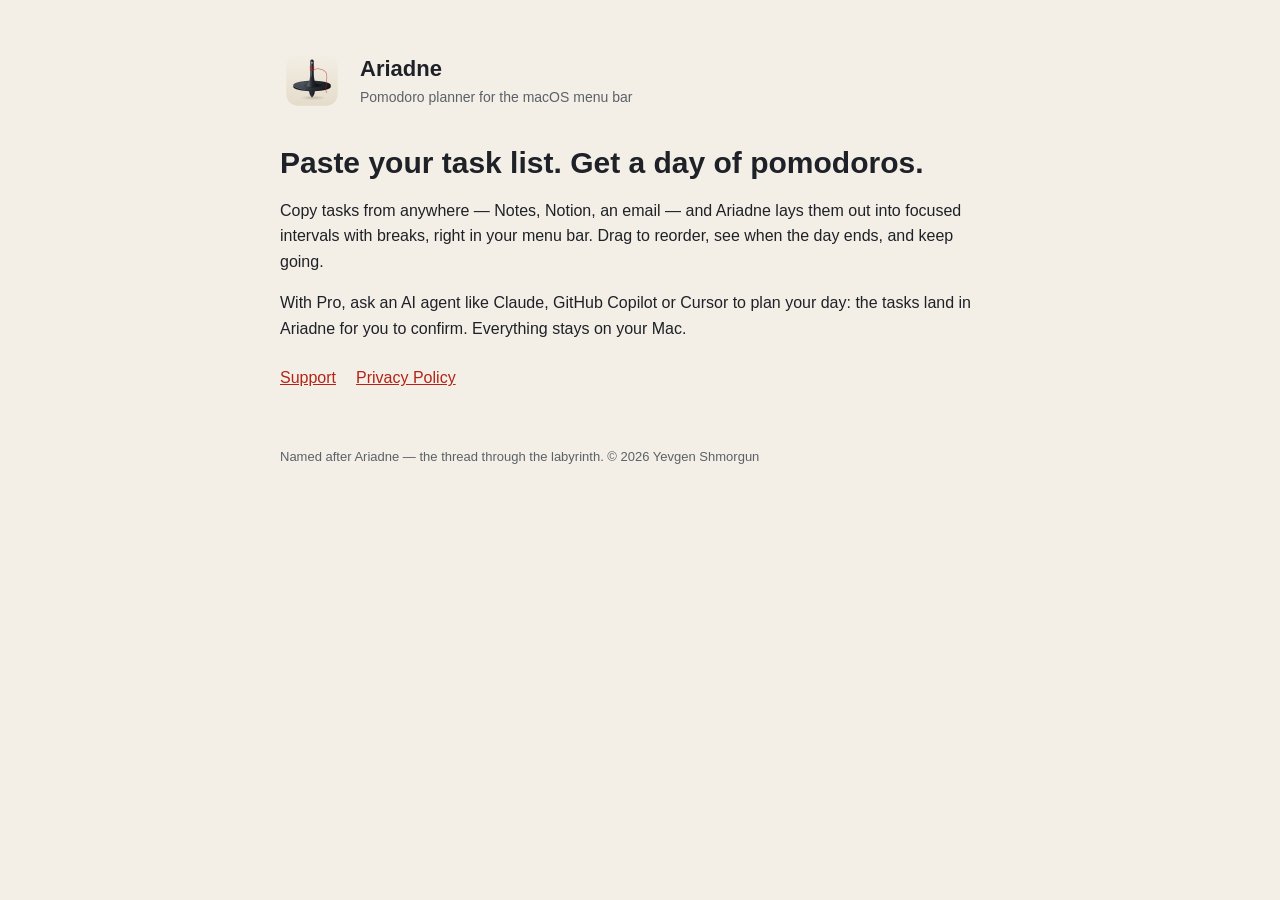
<file: index.html>
<!doctype html>
<html lang="en">
<head>
<meta charset="utf-8">
<meta name="viewport" content="width=device-width, initial-scale=1">
<title>Ariadne — Pomodoro Planner</title>
<meta name="description" content="Paste your task list, get a day of pomodoros. A menu bar Pomodoro planner for macOS.">
<link rel="icon" href="icon.png">
<link rel="stylesheet" href="style.css">
</head>
<body>
<main>
<header>
  <img src="icon.png" alt="">
  <div>
    <p class="name">Ariadne</p>
    <p class="tag">Pomodoro planner for the macOS menu bar</p>
  </div>
</header>

<h1>Paste your task list. Get a day of pomodoros.</h1>
<p>Copy tasks from anywhere — Notes, Notion, an email — and Ariadne lays them out into focused intervals with breaks, right in your menu bar. Drag to reorder, see when the day ends, and keep going.</p>
<p>With Pro, ask an AI agent like Claude, GitHub Copilot or Cursor to plan your day: the tasks land in Ariadne for you to confirm. Everything stays on your Mac.</p>

<div class="links">
  <a href="support.html">Support</a>
  <a href="privacy.html">Privacy Policy</a>
</div>

<footer>Named after Ariadne — the thread through the labyrinth. © 2026 Yevgen Shmorgun</footer>
</main>
</body>
</html>
</file>
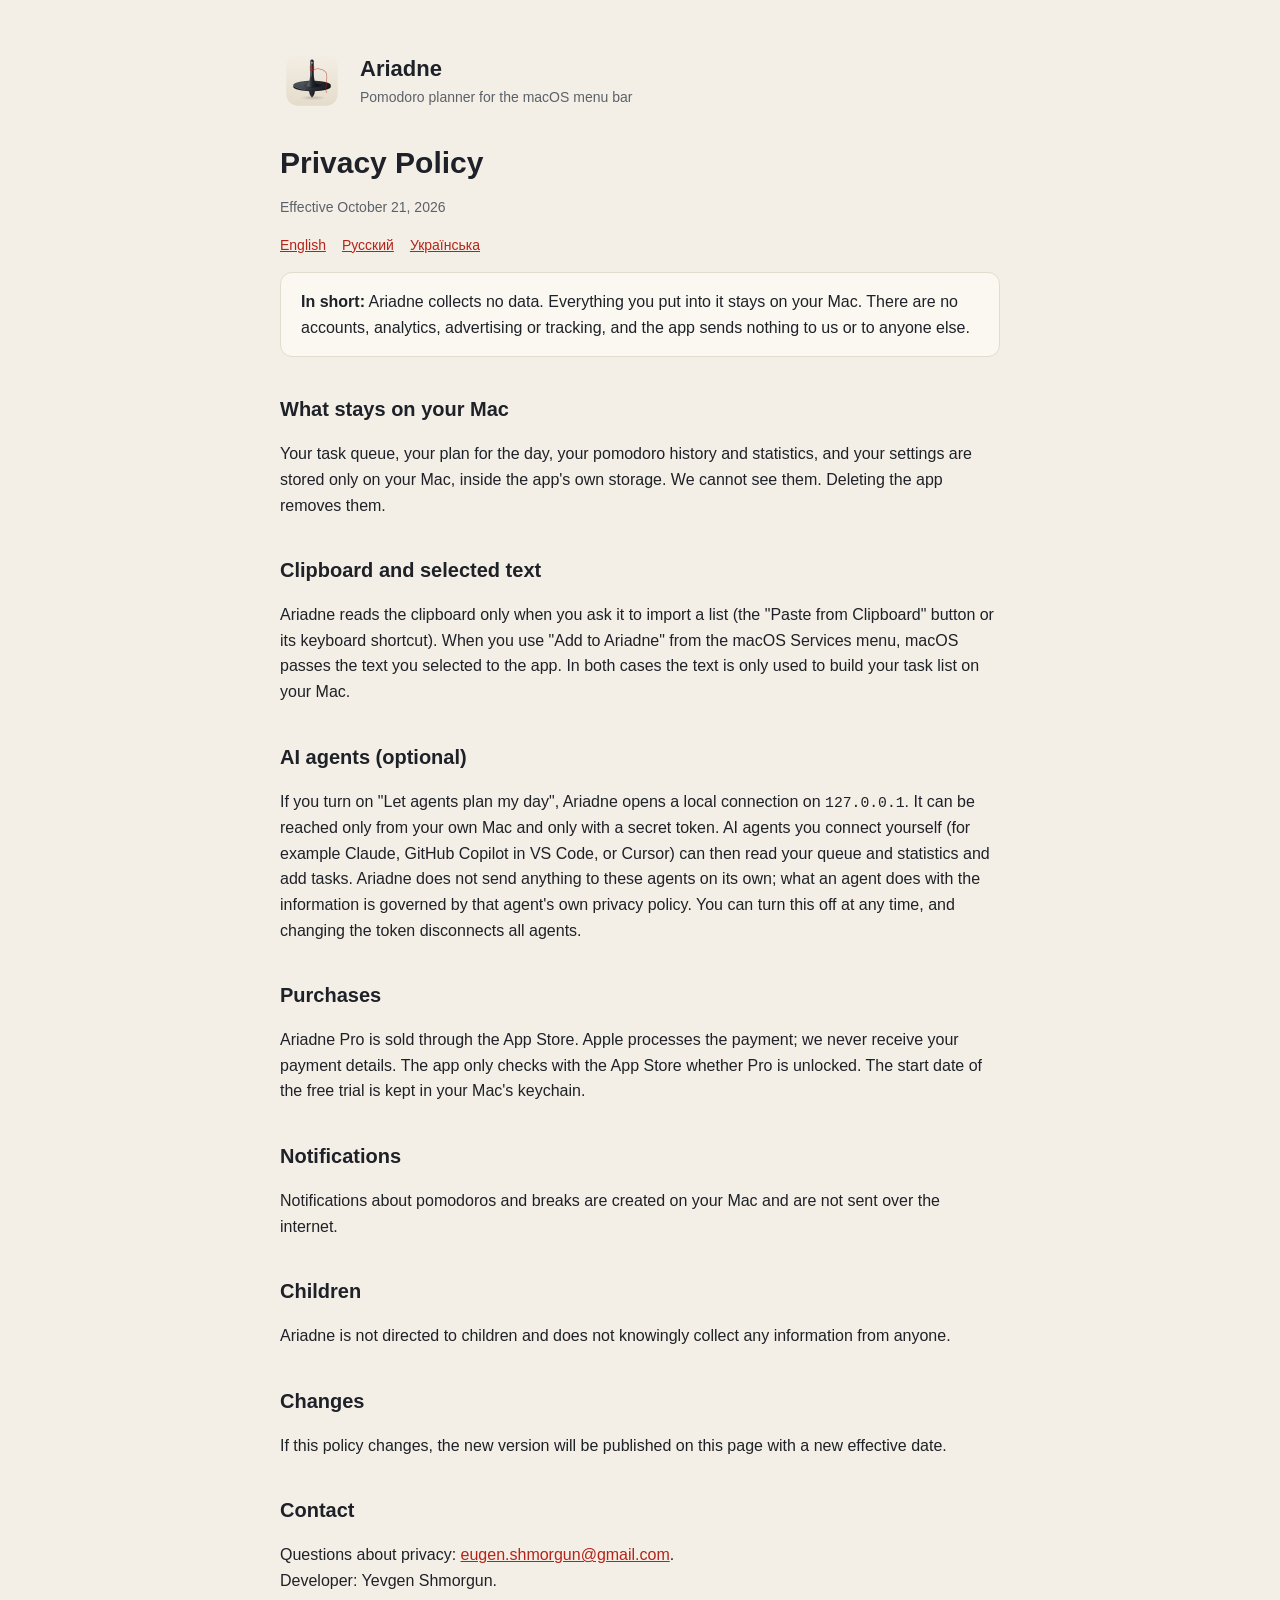
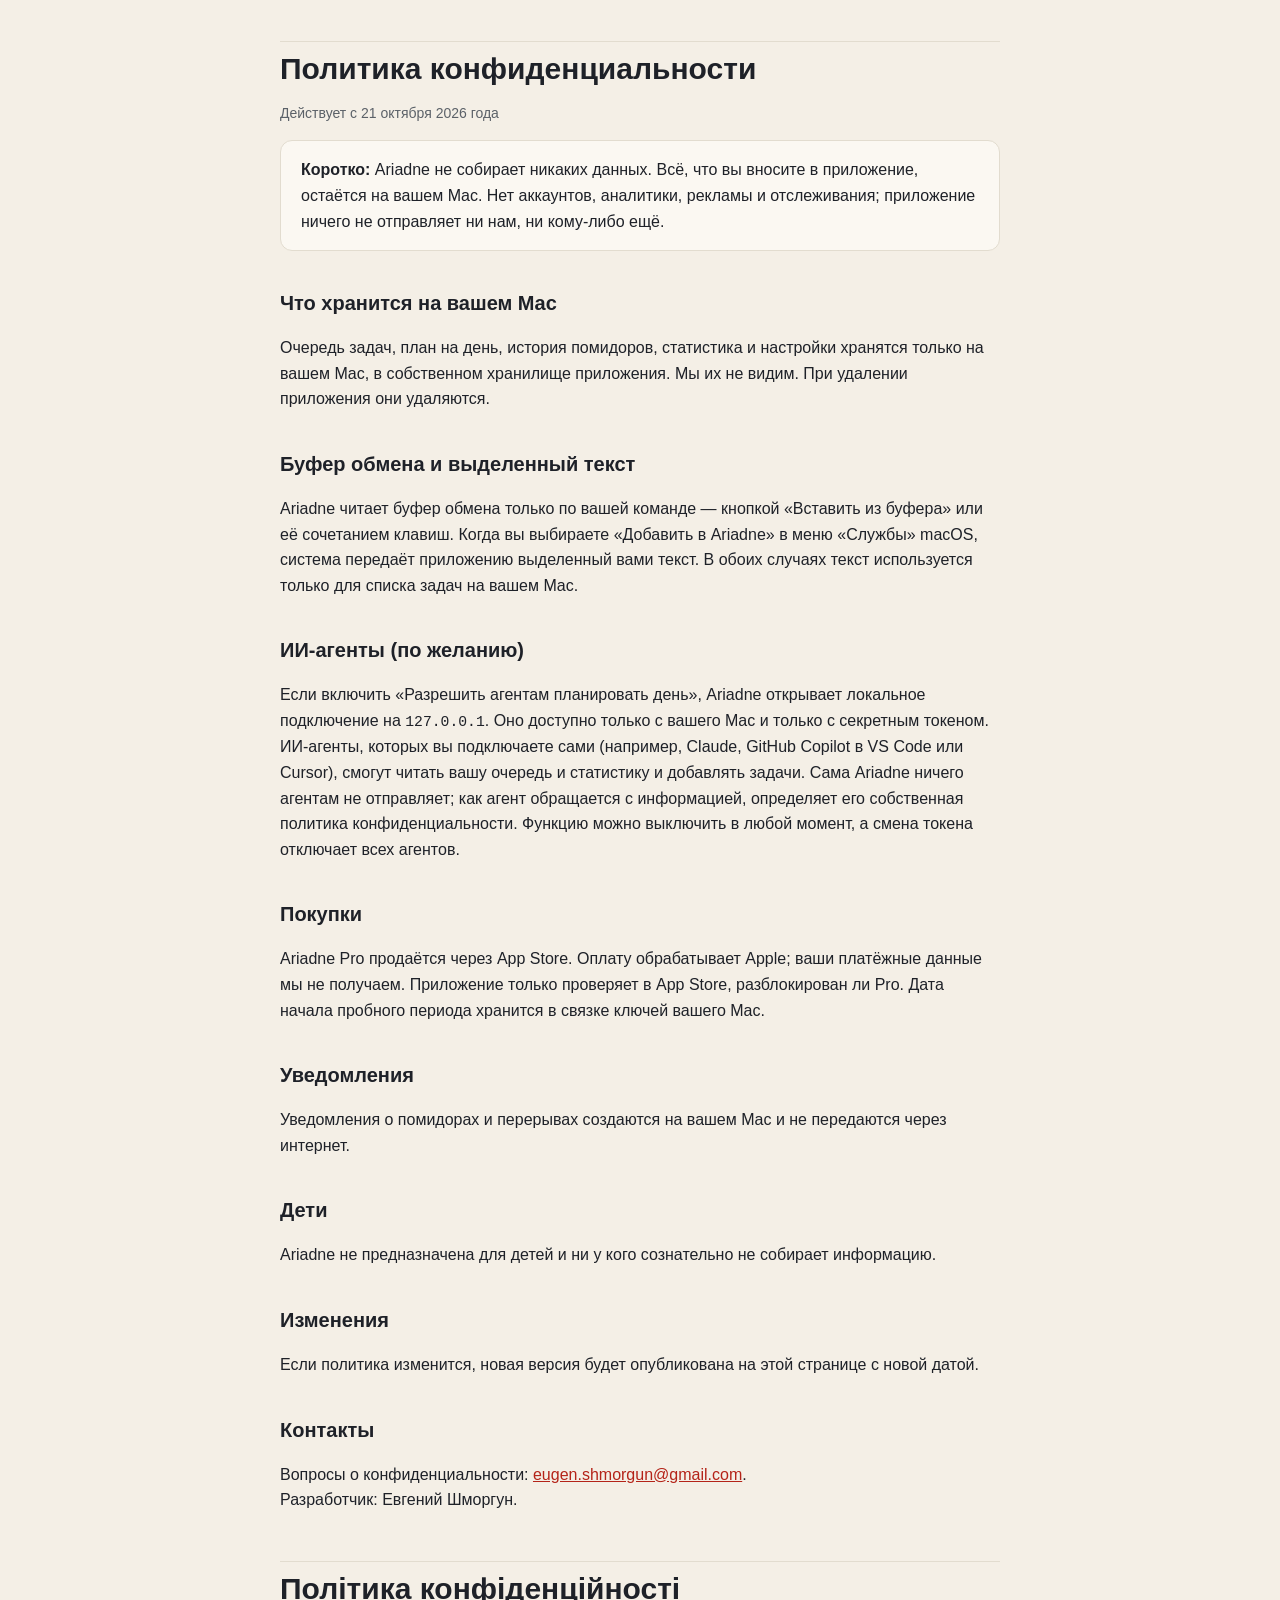
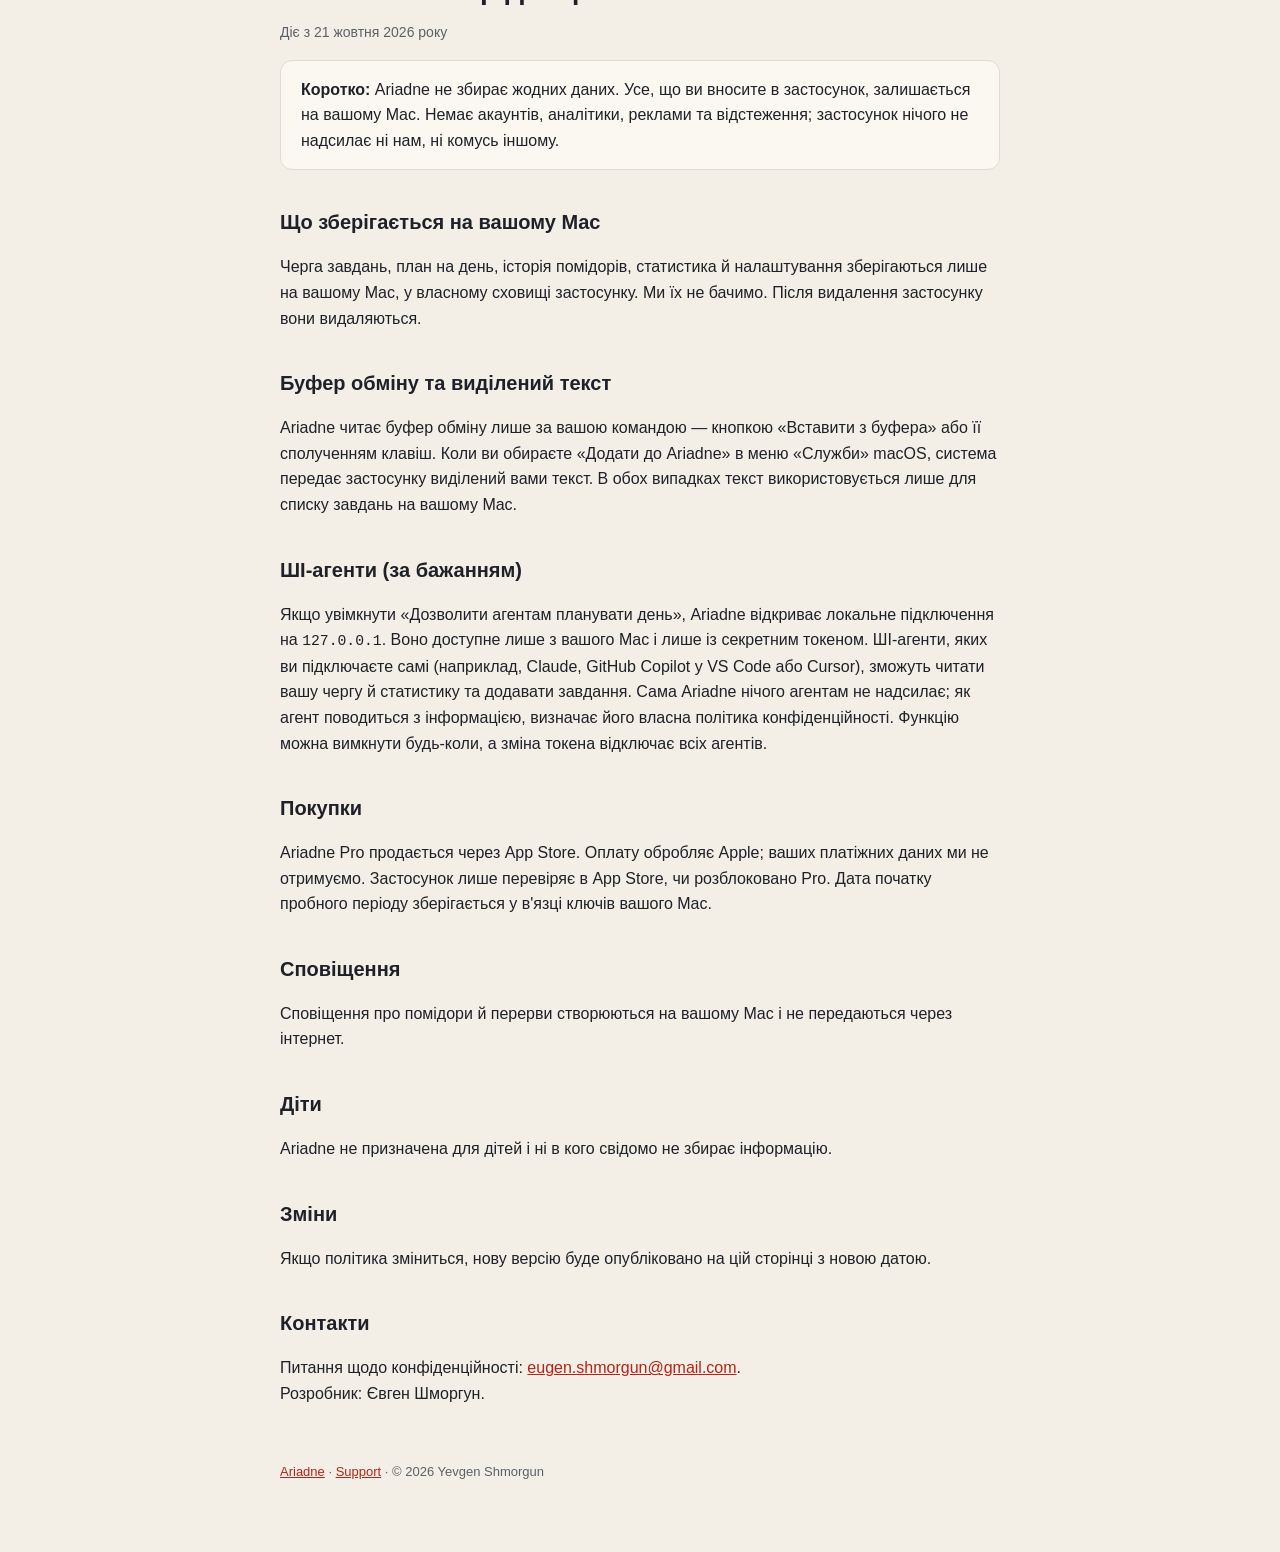
<file: privacy.html>
<!doctype html>
<html lang="en">
<head>
<meta charset="utf-8">
<meta name="viewport" content="width=device-width, initial-scale=1">
<title>Ariadne — Privacy Policy</title>
<link rel="icon" href="icon.png">
<link rel="stylesheet" href="style.css">
</head>
<body>
<main>
<header>
  <img src="icon.png" alt="">
  <div>
    <p class="name">Ariadne</p>
    <p class="tag">Pomodoro planner for the macOS menu bar</p>
  </div>
</header>

<h1>Privacy Policy</h1>
<p class="muted">Effective October 21, 2026</p>
<nav class="langs"><a href="#en">English</a><a href="#ru">Русский</a><a href="#uk">Українська</a></nav>

<section id="en">
<div class="card"><strong>In short:</strong> Ariadne collects no data. Everything you put into it stays on your Mac. There are no accounts, analytics, advertising or tracking, and the app sends nothing to us or to anyone else.</div>

<h2>What stays on your Mac</h2>
<p>Your task queue, your plan for the day, your pomodoro history and statistics, and your settings are stored only on your Mac, inside the app's own storage. We cannot see them. Deleting the app removes them.</p>

<h2>Clipboard and selected text</h2>
<p>Ariadne reads the clipboard only when you ask it to import a list (the "Paste from Clipboard" button or its keyboard shortcut). When you use "Add to Ariadne" from the macOS Services menu, macOS passes the text you selected to the app. In both cases the text is only used to build your task list on your Mac.</p>

<h2>AI agents (optional)</h2>
<p>If you turn on "Let agents plan my day", Ariadne opens a local connection on <code>127.0.0.1</code>. It can be reached only from your own Mac and only with a secret token. AI agents you connect yourself (for example Claude, GitHub Copilot in VS Code, or Cursor) can then read your queue and statistics and add tasks. Ariadne does not send anything to these agents on its own; what an agent does with the information is governed by that agent's own privacy policy. You can turn this off at any time, and changing the token disconnects all agents.</p>

<h2>Purchases</h2>
<p>Ariadne Pro is sold through the App Store. Apple processes the payment; we never receive your payment details. The app only checks with the App Store whether Pro is unlocked. The start date of the free trial is kept in your Mac's keychain.</p>

<h2>Notifications</h2>
<p>Notifications about pomodoros and breaks are created on your Mac and are not sent over the internet.</p>

<h2>Children</h2>
<p>Ariadne is not directed to children and does not knowingly collect any information from anyone.</p>

<h2>Changes</h2>
<p>If this policy changes, the new version will be published on this page with a new effective date.</p>

<h2>Contact</h2>
<p>Questions about privacy: <a href="mailto:eugen.shmorgun@gmail.com">eugen.shmorgun@gmail.com</a>.<br>Developer: Yevgen Shmorgun.</p>
</section>

<section id="ru" class="lang" lang="ru">
<h1>Политика конфиденциальности</h1>
<p class="muted">Действует с 21 октября 2026 года</p>
<div class="card"><strong>Коротко:</strong> Ariadne не собирает никаких данных. Всё, что вы вносите в приложение, остаётся на вашем Mac. Нет аккаунтов, аналитики, рекламы и отслеживания; приложение ничего не отправляет ни нам, ни кому-либо ещё.</div>
<h2>Что хранится на вашем Mac</h2>
<p>Очередь задач, план на день, история помидоров, статистика и настройки хранятся только на вашем Mac, в собственном хранилище приложения. Мы их не видим. При удалении приложения они удаляются.</p>
<h2>Буфер обмена и выделенный текст</h2>
<p>Ariadne читает буфер обмена только по вашей команде — кнопкой «Вставить из буфера» или её сочетанием клавиш. Когда вы выбираете «Добавить в Ariadne» в меню «Службы» macOS, система передаёт приложению выделенный вами текст. В обоих случаях текст используется только для списка задач на вашем Mac.</p>
<h2>ИИ-агенты (по желанию)</h2>
<p>Если включить «Разрешить агентам планировать день», Ariadne открывает локальное подключение на <code>127.0.0.1</code>. Оно доступно только с вашего Mac и только с секретным токеном. ИИ-агенты, которых вы подключаете сами (например, Claude, GitHub Copilot в VS Code или Cursor), смогут читать вашу очередь и статистику и добавлять задачи. Сама Ariadne ничего агентам не отправляет; как агент обращается с информацией, определяет его собственная политика конфиденциальности. Функцию можно выключить в любой момент, а смена токена отключает всех агентов.</p>
<h2>Покупки</h2>
<p>Ariadne Pro продаётся через App Store. Оплату обрабатывает Apple; ваши платёжные данные мы не получаем. Приложение только проверяет в App Store, разблокирован ли Pro. Дата начала пробного периода хранится в связке ключей вашего Mac.</p>
<h2>Уведомления</h2>
<p>Уведомления о помидорах и перерывах создаются на вашем Mac и не передаются через интернет.</p>
<h2>Дети</h2>
<p>Ariadne не предназначена для детей и ни у кого сознательно не собирает информацию.</p>
<h2>Изменения</h2>
<p>Если политика изменится, новая версия будет опубликована на этой странице с новой датой.</p>
<h2>Контакты</h2>
<p>Вопросы о конфиденциальности: <a href="mailto:eugen.shmorgun@gmail.com">eugen.shmorgun@gmail.com</a>.<br>Разработчик: Евгений Шморгун.</p>
</section>

<section id="uk" class="lang" lang="uk">
<h1>Політика конфіденційності</h1>
<p class="muted">Діє з 21 жовтня 2026 року</p>
<div class="card"><strong>Коротко:</strong> Ariadne не збирає жодних даних. Усе, що ви вносите в застосунок, залишається на вашому Mac. Немає акаунтів, аналітики, реклами та відстеження; застосунок нічого не надсилає ні нам, ні комусь іншому.</div>
<h2>Що зберігається на вашому Mac</h2>
<p>Черга завдань, план на день, історія помідорів, статистика й налаштування зберігаються лише на вашому Mac, у власному сховищі застосунку. Ми їх не бачимо. Після видалення застосунку вони видаляються.</p>
<h2>Буфер обміну та виділений текст</h2>
<p>Ariadne читає буфер обміну лише за вашою командою — кнопкою «Вставити з буфера» або її сполученням клавіш. Коли ви обираєте «Додати до Ariadne» в меню «Служби» macOS, система передає застосунку виділений вами текст. В обох випадках текст використовується лише для списку завдань на вашому Mac.</p>
<h2>ШІ-агенти (за бажанням)</h2>
<p>Якщо увімкнути «Дозволити агентам планувати день», Ariadne відкриває локальне підключення на <code>127.0.0.1</code>. Воно доступне лише з вашого Mac і лише із секретним токеном. ШІ-агенти, яких ви підключаєте самі (наприклад, Claude, GitHub Copilot у VS Code або Cursor), зможуть читати вашу чергу й статистику та додавати завдання. Сама Ariadne нічого агентам не надсилає; як агент поводиться з інформацією, визначає його власна політика конфіденційності. Функцію можна вимкнути будь-коли, а зміна токена відключає всіх агентів.</p>
<h2>Покупки</h2>
<p>Ariadne Pro продається через App Store. Оплату обробляє Apple; ваших платіжних даних ми не отримуємо. Застосунок лише перевіряє в App Store, чи розблоковано Pro. Дата початку пробного періоду зберігається у в'язці ключів вашого Mac.</p>
<h2>Сповіщення</h2>
<p>Сповіщення про помідори й перерви створюються на вашому Mac і не передаються через інтернет.</p>
<h2>Діти</h2>
<p>Ariadne не призначена для дітей і ні в кого свідомо не збирає інформацію.</p>
<h2>Зміни</h2>
<p>Якщо політика зміниться, нову версію буде опубліковано на цій сторінці з новою датою.</p>
<h2>Контакти</h2>
<p>Питання щодо конфіденційності: <a href="mailto:eugen.shmorgun@gmail.com">eugen.shmorgun@gmail.com</a>.<br>Розробник: Євген Шморгун.</p>
</section>

<footer><a href="index.html">Ariadne</a> · <a href="support.html">Support</a> · © 2026 Yevgen Shmorgun</footer>
</main>
</body>
</html>
</file>
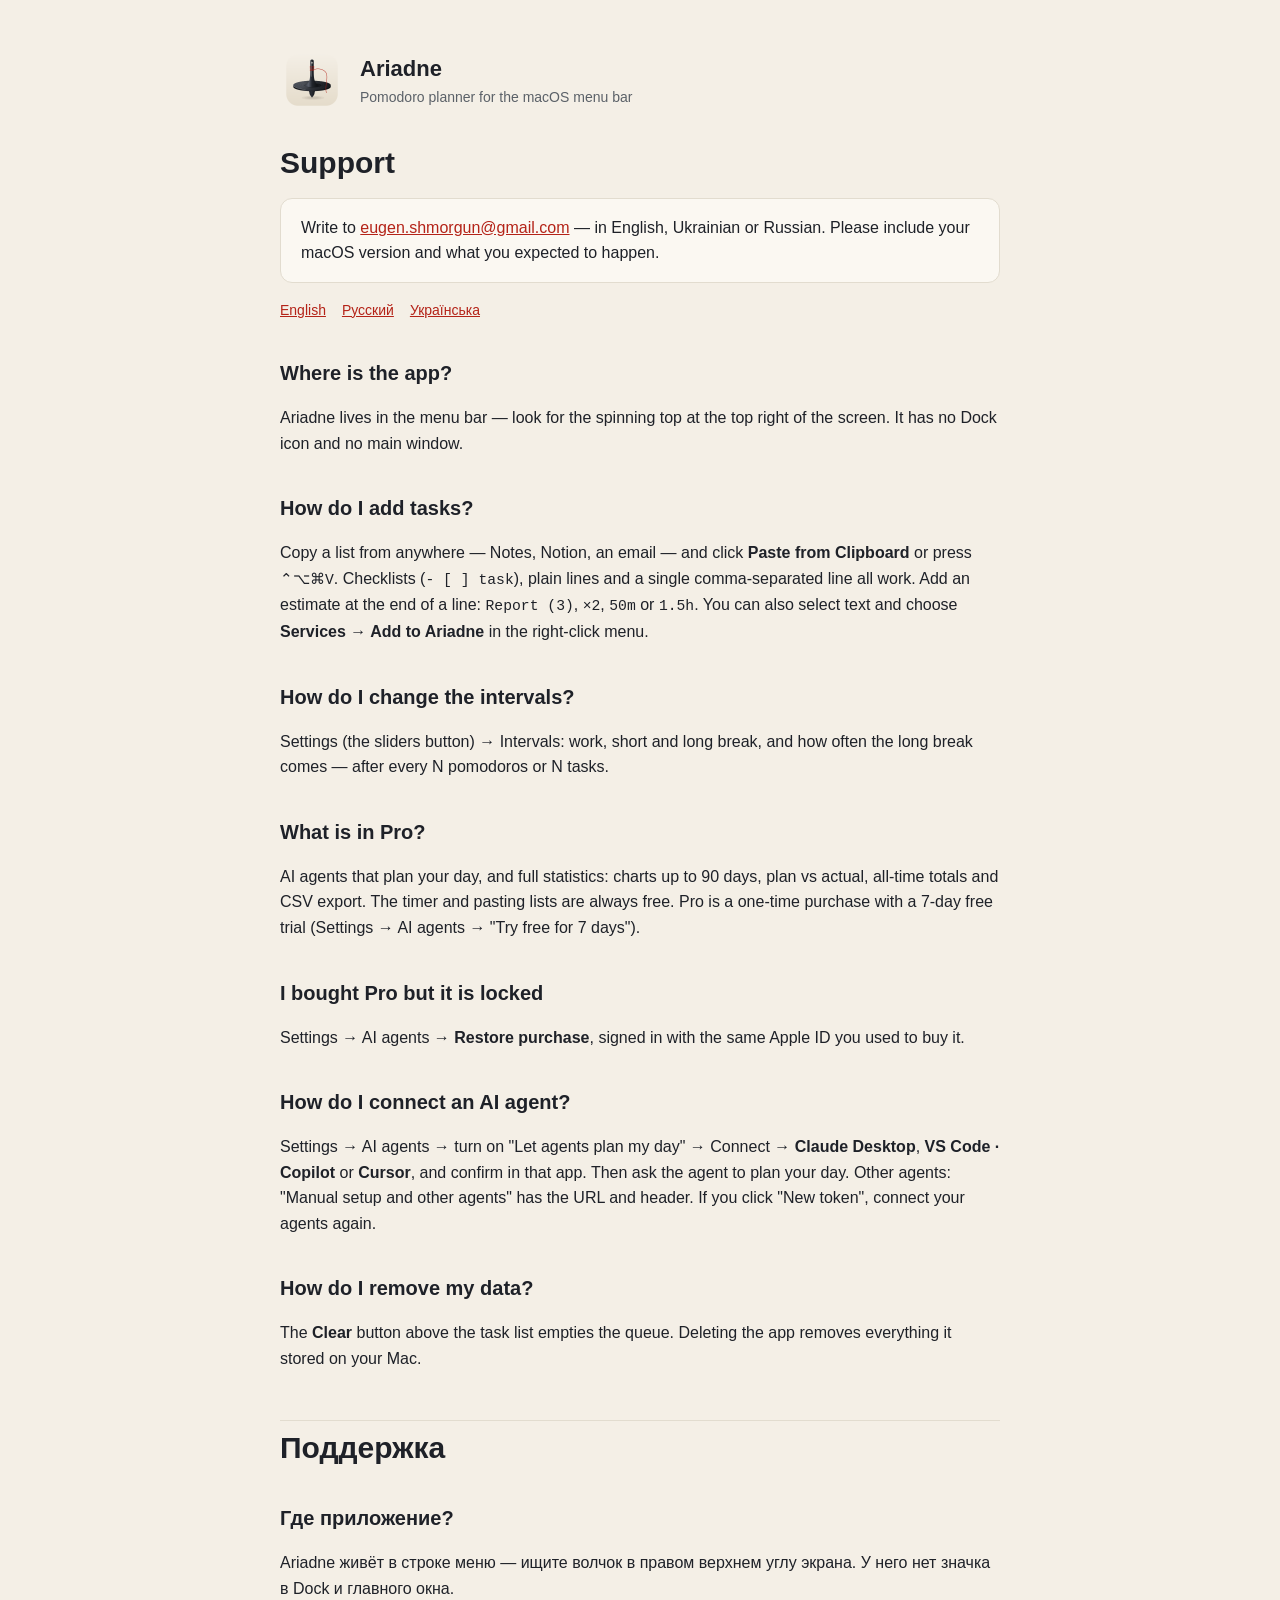
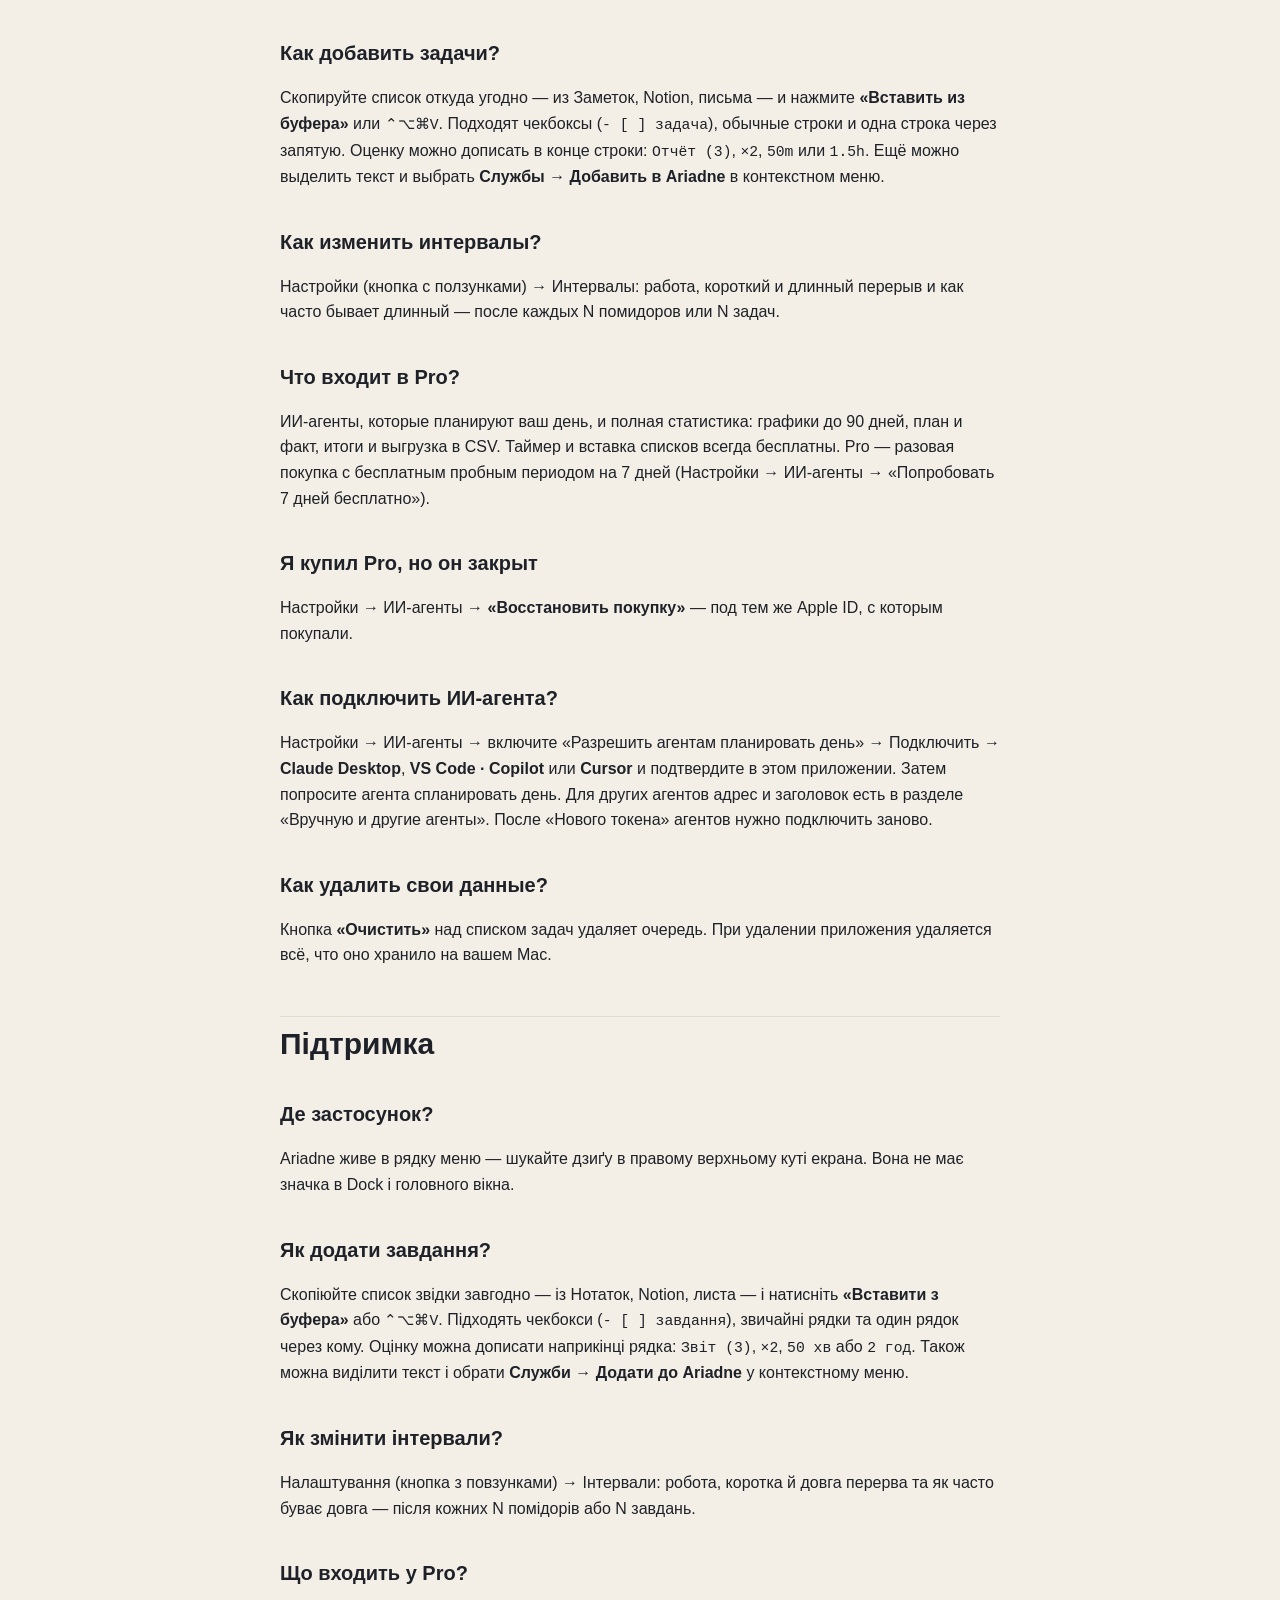
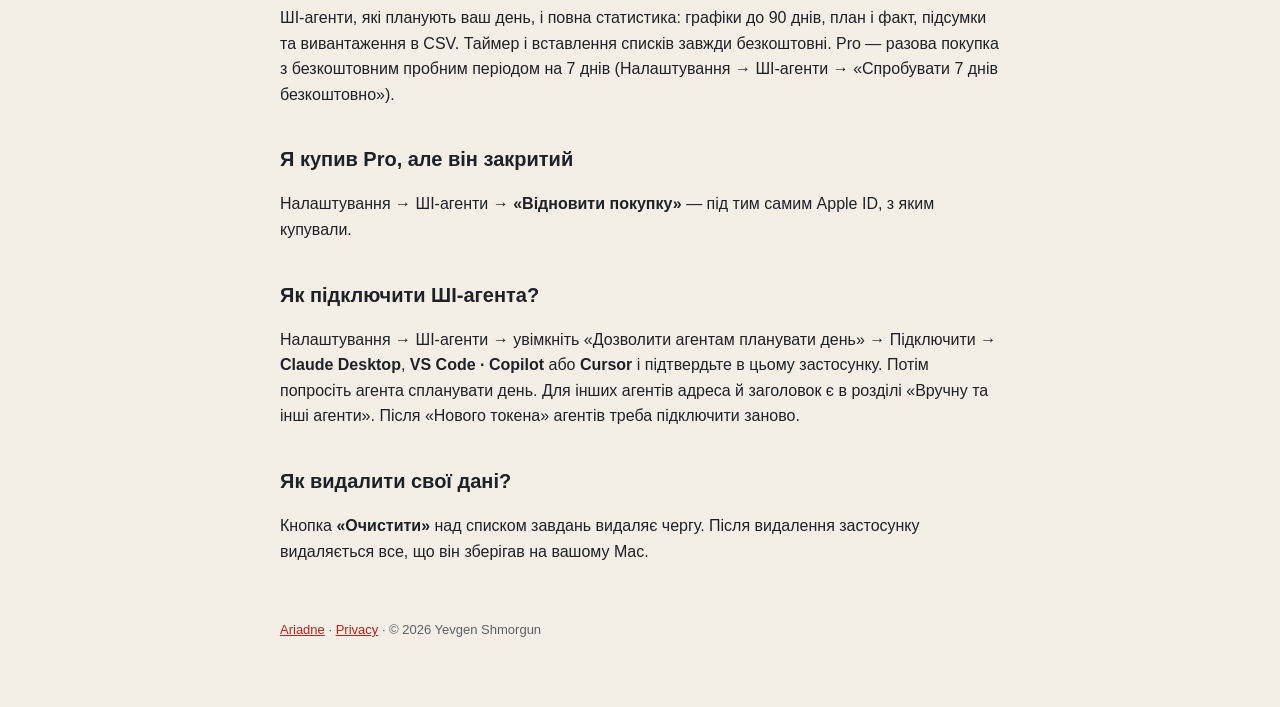
<file: support.html>
<!doctype html>
<html lang="en">
<head>
<meta charset="utf-8">
<meta name="viewport" content="width=device-width, initial-scale=1">
<title>Ariadne — Support</title>
<link rel="icon" href="icon.png">
<link rel="stylesheet" href="style.css">
</head>
<body>
<main>
<header>
  <img src="icon.png" alt="">
  <div>
    <p class="name">Ariadne</p>
    <p class="tag">Pomodoro planner for the macOS menu bar</p>
  </div>
</header>

<h1>Support</h1>
<div class="card">Write to <a href="mailto:eugen.shmorgun@gmail.com">eugen.shmorgun@gmail.com</a> — in English, Ukrainian or Russian. Please include your macOS version and what you expected to happen.</div>
<nav class="langs"><a href="#en">English</a><a href="#ru">Русский</a><a href="#uk">Українська</a></nav>

<section id="en">
<h2>Where is the app?</h2>
<p>Ariadne lives in the menu bar — look for the spinning top at the top right of the screen. It has no Dock icon and no main window.</p>

<h2>How do I add tasks?</h2>
<p>Copy a list from anywhere — Notes, Notion, an email — and click <strong>Paste from Clipboard</strong> or press <code>⌃⌥⌘V</code>. Checklists (<code>- [ ] task</code>), plain lines and a single comma-separated line all work. Add an estimate at the end of a line: <code>Report (3)</code>, <code>×2</code>, <code>50m</code> or <code>1.5h</code>. You can also select text and choose <strong>Services → Add to Ariadne</strong> in the right-click menu.</p>

<h2>How do I change the intervals?</h2>
<p>Settings (the sliders button) → Intervals: work, short and long break, and how often the long break comes — after every N pomodoros or N tasks.</p>

<h2>What is in Pro?</h2>
<p>AI agents that plan your day, and full statistics: charts up to 90 days, plan vs actual, all-time totals and CSV export. The timer and pasting lists are always free. Pro is a one-time purchase with a 7-day free trial (Settings → AI agents → "Try free for 7 days").</p>

<h2>I bought Pro but it is locked</h2>
<p>Settings → AI agents → <strong>Restore purchase</strong>, signed in with the same Apple ID you used to buy it.</p>

<h2>How do I connect an AI agent?</h2>
<p>Settings → AI agents → turn on "Let agents plan my day" → Connect → <strong>Claude Desktop</strong>, <strong>VS Code · Copilot</strong> or <strong>Cursor</strong>, and confirm in that app. Then ask the agent to plan your day. Other agents: "Manual setup and other agents" has the URL and header. If you click "New token", connect your agents again.</p>

<h2>How do I remove my data?</h2>
<p>The <strong>Clear</strong> button above the task list empties the queue. Deleting the app removes everything it stored on your Mac.</p>
</section>

<section id="ru" class="lang" lang="ru">
<h1>Поддержка</h1>
<h2>Где приложение?</h2>
<p>Ariadne живёт в строке меню — ищите волчок в правом верхнем углу экрана. У него нет значка в Dock и главного окна.</p>
<h2>Как добавить задачи?</h2>
<p>Скопируйте список откуда угодно — из Заметок, Notion, письма — и нажмите <strong>«Вставить из буфера»</strong> или <code>⌃⌥⌘V</code>. Подходят чекбоксы (<code>- [ ] задача</code>), обычные строки и одна строка через запятую. Оценку можно дописать в конце строки: <code>Отчёт (3)</code>, <code>×2</code>, <code>50m</code> или <code>1.5h</code>. Ещё можно выделить текст и выбрать <strong>Службы → Добавить в Ariadne</strong> в контекстном меню.</p>
<h2>Как изменить интервалы?</h2>
<p>Настройки (кнопка с ползунками) → Интервалы: работа, короткий и длинный перерыв и как часто бывает длинный — после каждых N помидоров или N задач.</p>
<h2>Что входит в Pro?</h2>
<p>ИИ-агенты, которые планируют ваш день, и полная статистика: графики до 90 дней, план и факт, итоги и выгрузка в CSV. Таймер и вставка списков всегда бесплатны. Pro — разовая покупка с бесплатным пробным периодом на 7 дней (Настройки → ИИ-агенты → «Попробовать 7 дней бесплатно»).</p>
<h2>Я купил Pro, но он закрыт</h2>
<p>Настройки → ИИ-агенты → <strong>«Восстановить покупку»</strong> — под тем же Apple ID, с которым покупали.</p>
<h2>Как подключить ИИ-агента?</h2>
<p>Настройки → ИИ-агенты → включите «Разрешить агентам планировать день» → Подключить → <strong>Claude Desktop</strong>, <strong>VS Code · Copilot</strong> или <strong>Cursor</strong> и подтвердите в этом приложении. Затем попросите агента спланировать день. Для других агентов адрес и заголовок есть в разделе «Вручную и другие агенты». После «Нового токена» агентов нужно подключить заново.</p>
<h2>Как удалить свои данные?</h2>
<p>Кнопка <strong>«Очистить»</strong> над списком задач удаляет очередь. При удалении приложения удаляется всё, что оно хранило на вашем Mac.</p>
</section>

<section id="uk" class="lang" lang="uk">
<h1>Підтримка</h1>
<h2>Де застосунок?</h2>
<p>Ariadne живе в рядку меню — шукайте дзиґу в правому верхньому куті екрана. Вона не має значка в Dock і головного вікна.</p>
<h2>Як додати завдання?</h2>
<p>Скопіюйте список звідки завгодно — із Нотаток, Notion, листа — і натисніть <strong>«Вставити з буфера»</strong> або <code>⌃⌥⌘V</code>. Підходять чекбокси (<code>- [ ] завдання</code>), звичайні рядки та один рядок через кому. Оцінку можна дописати наприкінці рядка: <code>Звіт (3)</code>, <code>×2</code>, <code>50 хв</code> або <code>2 год</code>. Також можна виділити текст і обрати <strong>Служби → Додати до Ariadne</strong> у контекстному меню.</p>
<h2>Як змінити інтервали?</h2>
<p>Налаштування (кнопка з повзунками) → Інтервали: робота, коротка й довга перерва та як часто буває довга — після кожних N помідорів або N завдань.</p>
<h2>Що входить у Pro?</h2>
<p>ШІ-агенти, які планують ваш день, і повна статистика: графіки до 90 днів, план і факт, підсумки та вивантаження в CSV. Таймер і вставлення списків завжди безкоштовні. Pro — разова покупка з безкоштовним пробним періодом на 7 днів (Налаштування → ШІ-агенти → «Спробувати 7 днів безкоштовно»).</p>
<h2>Я купив Pro, але він закритий</h2>
<p>Налаштування → ШІ-агенти → <strong>«Відновити покупку»</strong> — під тим самим Apple ID, з яким купували.</p>
<h2>Як підключити ШІ-агента?</h2>
<p>Налаштування → ШІ-агенти → увімкніть «Дозволити агентам планувати день» → Підключити → <strong>Claude Desktop</strong>, <strong>VS Code · Copilot</strong> або <strong>Cursor</strong> і підтвердьте в цьому застосунку. Потім попросіть агента спланувати день. Для інших агентів адреса й заголовок є в розділі «Вручну та інші агенти». Після «Нового токена» агентів треба підключити заново.</p>
<h2>Як видалити свої дані?</h2>
<p>Кнопка <strong>«Очистити»</strong> над списком завдань видаляє чергу. Після видалення застосунку видаляється все, що він зберігав на вашому Mac.</p>
</section>

<footer><a href="index.html">Ariadne</a> · <a href="privacy.html">Privacy</a> · © 2026 Yevgen Shmorgun</footer>
</main>
</body>
</html>
</file>
<file: style.css>
:root {
  --bg: #f4efe6;
  --card: #fbf8f2;
  --ink: #1e2128;
  --muted: #5b6168;
  --line: #e2dccf;
  --accent: #b42318;
}
@media (prefers-color-scheme: dark) {
  :root {
    --bg: #17191d;
    --card: #1f2227;
    --ink: #eceae4;
    --muted: #a3a8b0;
    --line: #2f333a;
    --accent: #f97066;
  }
}
* { box-sizing: border-box; }
html { -webkit-text-size-adjust: 100%; }
body {
  margin: 0;
  background: var(--bg);
  color: var(--ink);
  font: 16px/1.6 -apple-system, BlinkMacSystemFont, "Inter", "Segoe UI", sans-serif;
}
main { max-width: 760px; margin: 0 auto; padding: 48px 20px 72px; }
header { display: flex; align-items: center; gap: 16px; margin-bottom: 32px; }
header img { width: 64px; height: 64px; }
header .name { font-size: 22px; font-weight: 700; margin: 0; }
header .tag { color: var(--muted); margin: 0; font-size: 14px; }
h1 { font-size: 30px; line-height: 1.25; margin: 0 0 8px; }
h2 { font-size: 20px; margin: 36px 0 8px; }
h3 { font-size: 16px; margin: 24px 0 4px; }
p, li { color: var(--ink); }
.muted { color: var(--muted); font-size: 14px; }
a { color: var(--accent); }
nav.langs { display: flex; gap: 16px; flex-wrap: wrap; margin: 16px 0 8px; font-size: 14px; }
section.lang { border-top: 1px solid var(--line); margin-top: 48px; padding-top: 8px; }
.card {
  background: var(--card);
  border: 1px solid var(--line);
  border-radius: 12px;
  padding: 16px 20px;
  margin: 16px 0;
}
.links { display: flex; gap: 20px; flex-wrap: wrap; margin-top: 24px; }
footer { margin-top: 56px; color: var(--muted); font-size: 13px; }
code { font-family: ui-monospace, "JetBrains Mono", Menlo, monospace; font-size: 0.92em; }
</file>
